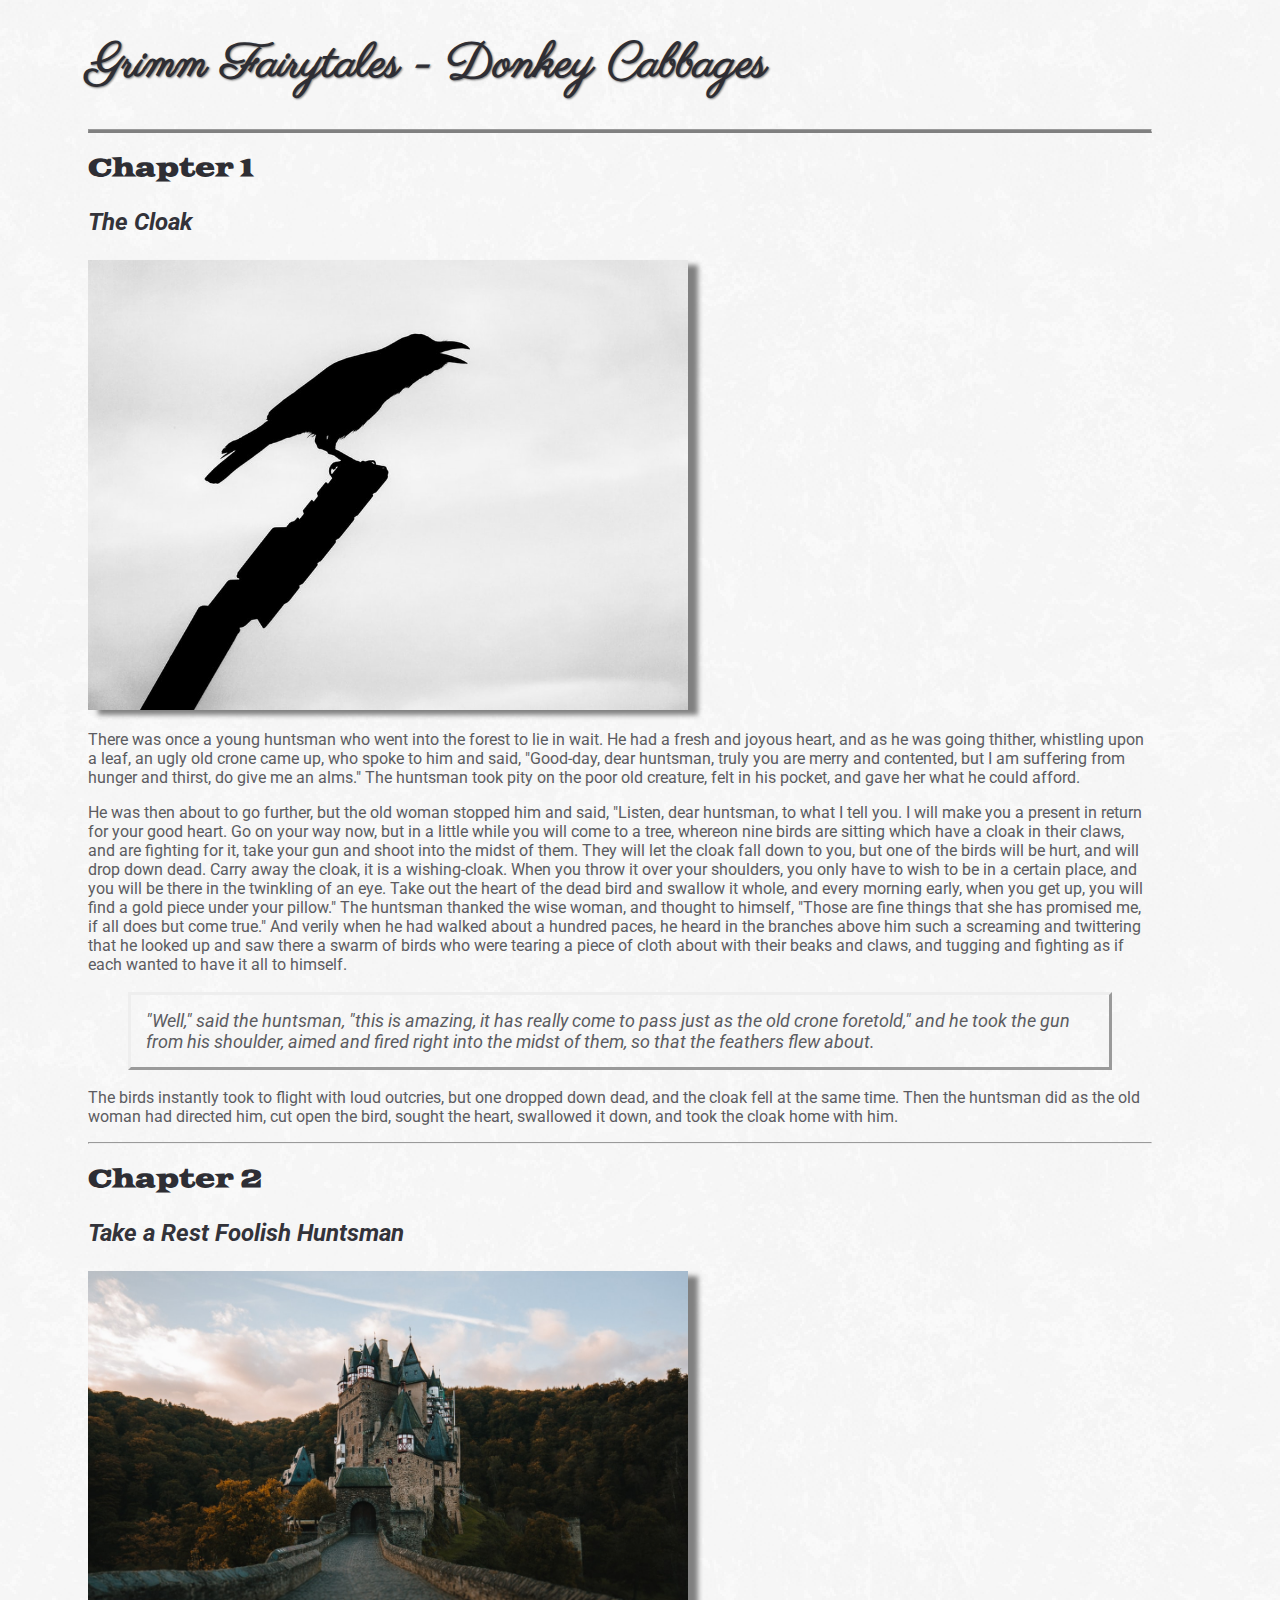
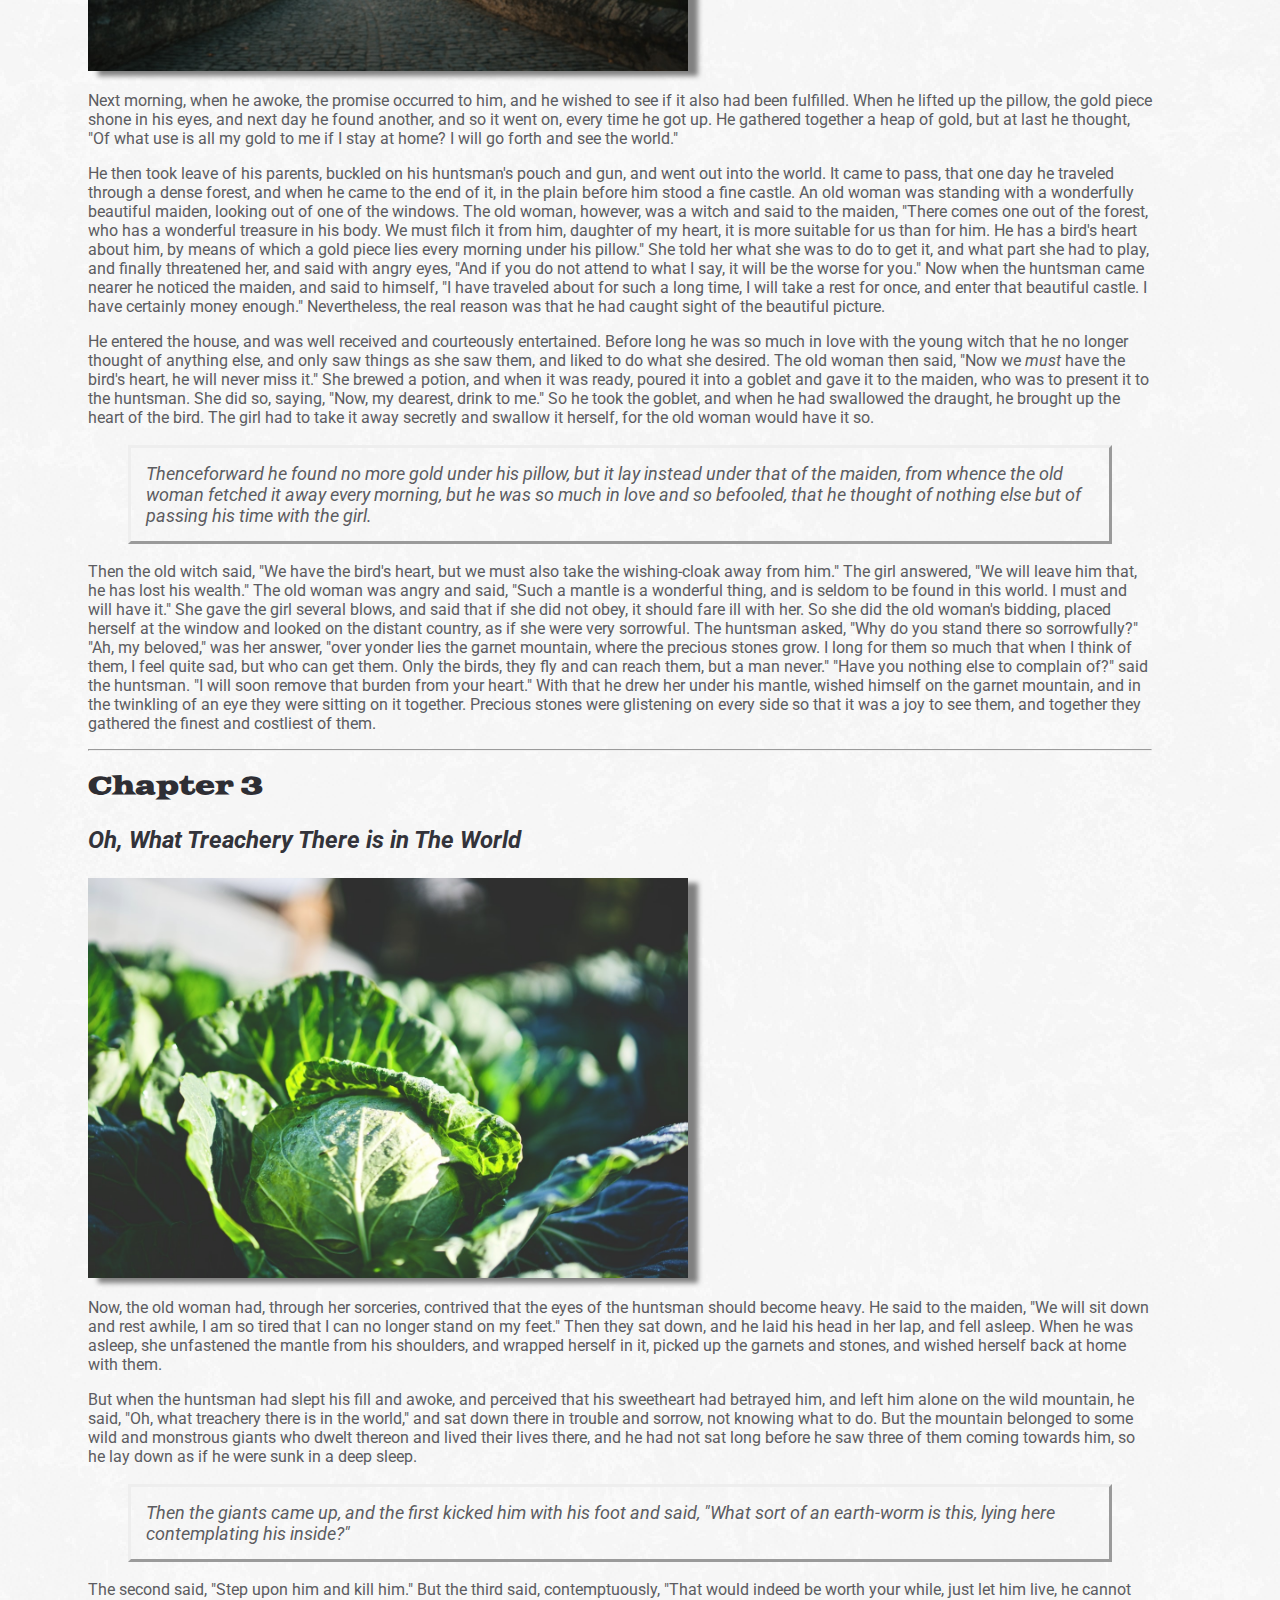
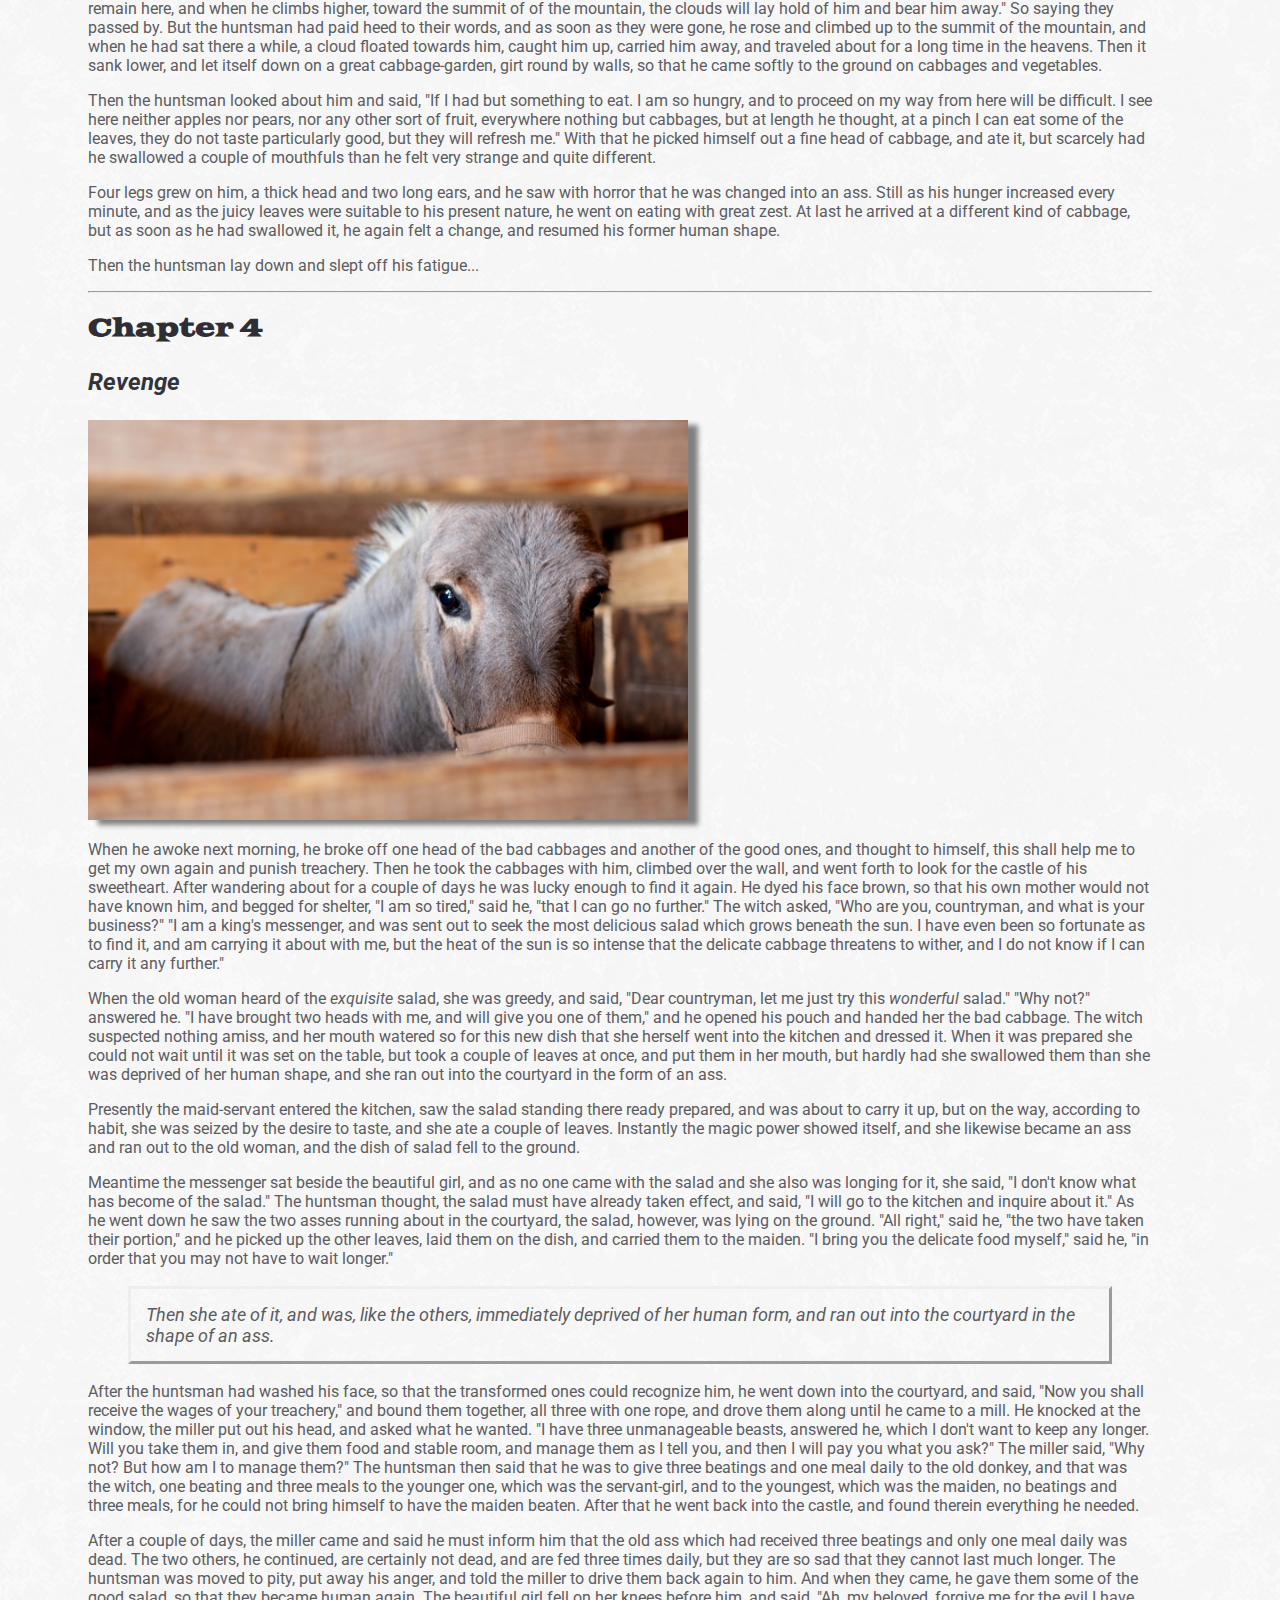
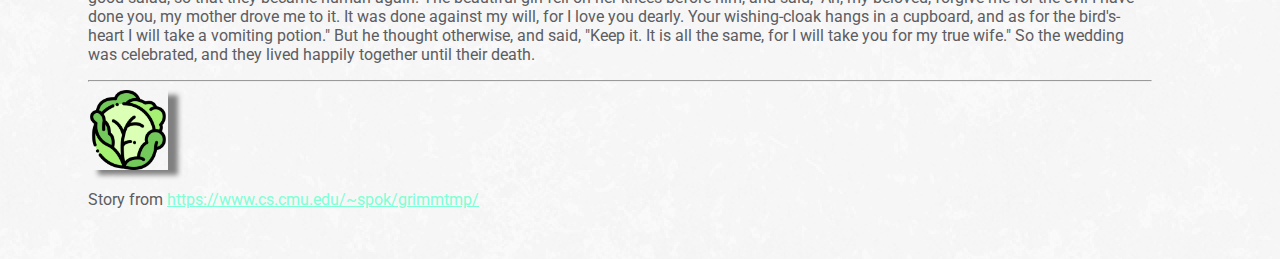
<file: index.html>
<!DOCTYPE html>
<html lang="en">
<head>
    <meta charset="UTF-8">
    <meta http-equiv="X-UA-Compatible" content="IE=edge">
    <meta name="viewport" content="width=device-width, initial-scale=1.0">
    <title>Donkey Cabbages | Grimm Fairytales</title>
    <link rel="shortcut icon" type="image/png" href="imgs/favicon.png"/>
    <!-- Stylesheet-->
    <link rel="stylesheet" href="styles/style.css">
    <!-- Fonts -->
    <link rel="preconnect" href="https://fonts.gstatic.com">
    <link href="https://fonts.googleapis.com/css2?family=Roboto&display=swap" rel="stylesheet">
    <link rel="preconnect" href="https://fonts.gstatic.com">
    <link href="https://fonts.googleapis.com/css2?family=Parisienne&display=swap" rel="stylesheet"> 
    <link rel="preconnect" href="https://fonts.gstatic.com">
    <link href="https://fonts.googleapis.com/css2?family=Goblin+One&display=swap" rel="stylesheet">
    
    

</head>
<body>
    <main>
        <header>
            <h1>Grimm Fairytales - Donkey Cabbages</h1>
        </header>
        <hr class ="heavy-weight">
        <h2>Chapter 1</h2>
        <h3>The Cloak</h3>
        <img src="imgs/crow.jpeg" width = "600px" alt = "image of creepy crow">
        <p> There was once a young huntsman who went into the forest to lie in
            wait. He had a fresh and joyous heart, and as he was going thither,
            whistling upon a leaf, an ugly old crone came up, who spoke to him
            and said, "Good-day, dear huntsman, truly you are merry and
            contented, but I am suffering from hunger and thirst, do give me an
            alms." The huntsman took pity on the poor old creature, felt in his
            pocket, and gave her what he could afford.</p>

        <p> He was then about to go further, but the old woman stopped him and
            said, "Listen, dear huntsman, to what I tell you.  I will make you a
            present in return for your good heart.  Go on your way now, but in a
            little while you will come to a tree, whereon nine birds are sitting
            which have a cloak in their claws, and are fighting for it, take your
            gun and shoot into the midst of them.  They will let the cloak fall
            down to you, but one of the birds will be hurt, and will drop down
            dead.  Carry away the cloak, it is a wishing-cloak.  When you throw
            it over your shoulders, you only have to wish to be in a certain
            place, and you will be there in the twinkling of an eye.  Take out
            the heart of the dead bird and swallow it whole, and every morning
            early, when you get up, you will find a gold piece under your
            pillow." The huntsman thanked the wise woman, and thought to himself,
            "Those are fine things that she has promised me, if all does but come
            true." And verily when he had walked about a hundred paces, he heard
            in the branches above him such a screaming and twittering that he
            looked up and saw there a swarm of birds who were tearing a piece of
            cloth about with their beaks and claws, and tugging and fighting as
            if each wanted to have it all to himself.  </p>
            
            <blockquote>
            <em>
            "Well," said the huntsman,
            "this is amazing, it has really come to pass just as the old crone
            foretold," and he took the gun from his shoulder, aimed and fired
            right into the midst of them, so that the feathers flew about. </em>
            </blockquote>

            <p> The birds instantly took to flight with loud outcries, but one dropped
            down dead, and the cloak fell at the same time.  Then the huntsman
            did as the old woman had directed him, cut open the bird, sought the
            heart, swallowed it down, and took the cloak home with him.
            </p>
            <hr>

            <h2>Chapter 2</h2>
            <h3>Take a Rest Foolish Huntsman</h3>
            <img src="imgs/castle.jpeg" width="600px" alt="image of an old German castle">
            <p> Next morning, when he awoke, the promise occurred to him, and he
                wished to see if it also had been fulfilled.  When he lifted up the
                pillow, the gold piece shone in his eyes, and next day he found
                another, and so it went on, every time he got up.  He gathered
                together a heap of gold, but at last he thought, "Of what use is all
                my gold to me if I stay at home?  I will go forth and see the world."</p>
            <p>
                He then took leave of his parents, buckled on his huntsman's pouch
                and gun, and went out into the world.  It came to pass, that one day
                he traveled through a dense forest, and when he came to the end of
                it, in the plain before him stood a fine castle.  An old woman was
                standing with a wonderfully beautiful maiden, looking out of one of
                the windows.  The old woman, however, was a witch and said to the
                maiden, "There comes one out of the forest, who has a wonderful
                treasure in his body.  We must filch it from him, daughter of my
                heart, it is more suitable for us than for him.  He has a bird's
                heart about him, by means of which a gold piece lies every morning
                under his pillow." She told her what she was to do to get it, and
                what part she had to play, and finally threatened her, and said with
                angry eyes, "And if you do not attend to what I say, it will be the
                worse for you." Now when the huntsman came nearer he noticed the
                maiden, and said to himself, "I have traveled about for such a long
                time, I will take a rest for once, and enter that beautiful castle.
                I have certainly money enough." Nevertheless, the real reason was
                that he had caught sight of the beautiful picture.
            </p>
            <p>He entered the house, and was well received and courteously
                entertained. Before long he was so much in love with the young witch
                that he no longer thought of anything else, and only saw things as
                she saw them, and liked to do what she desired. The old woman then
                said, "Now we <em>must</em> have the bird's heart, he will never miss it." She
                brewed a potion, and when it was ready, poured it into a goblet and
                gave it to the maiden, who was to present it to the huntsman. She
                did so, saying, "Now, my dearest, drink to me." So he took the goblet, and when he had swallowed the draught, he
                brought up the heart of the bird.  The girl had to take it away
                secretly and swallow it herself, for the old woman would have it so.

            </p>


        <blockquote>
            <em>
                Thenceforward he found no more gold under his pillow, but it lay
                instead under that of the maiden, from whence the old woman fetched
                it away every morning, but he was so much in love and so befooled,
                that he thought of nothing else but of passing his time with the
                girl.
            </em>
        </blockquote>


            <p>
            Then the old witch said, "We have the bird's heart, but we must also
            take the wishing-cloak away from him." The girl answered, "We will
            leave him that, he has lost his wealth." The old woman was angry and
            said, "Such a mantle is a wonderful thing, and is seldom to be found
            in this world.  I must and will have it." She gave the girl several
            blows, and said that if she did not obey, it should fare ill with
            her. So she did the old woman's bidding, placed herself at the
            window and looked on the distant country, as if she were very
            sorrowful.  The huntsman asked, "Why do you stand there so
            sorrowfully?" "Ah, my beloved," was her answer, "over yonder lies the
            garnet mountain, where the precious stones grow.  I long for them so
            much that when I think of them, I feel quite sad, but who can get
            them.  Only the birds, they fly and can reach them, but a man never."
            "Have you nothing else to complain of?" said the huntsman.  "I will
            soon remove that burden from your heart." With that he drew her under
            his mantle, wished himself on the garnet mountain, and in the
            twinkling of an eye they were sitting on it together.  Precious
            stones were glistening on every side so that it was a joy to see
            them, and together they gathered the finest and costliest of them.
            </p>
            <hr>

            <h2>Chapter 3</h2>
            <h3>Oh, What Treachery There is in The World</h3>
            <img src="imgs/cabbage.jpeg" alt="Picture of cabbage" width = "600px">
            <p>
                Now, the old woman had, through her sorceries, contrived that the
                eyes of the huntsman should become heavy. He said to the maiden, "We
                will sit down and rest awhile, I am so tired that I can no longer
                stand on my feet." Then they sat down, and he laid his head in her
                lap, and fell asleep. When he was asleep, she unfastened the mantle
                from his shoulders, and wrapped herself in it, picked up the garnets
                and stones, and wished herself back at home with them. 
            </p>

            <p>
            But when the huntsman had slept his fill and awoke, and perceived
            that his sweetheart had betrayed him, and left him alone on the wild
            mountain, he said, "Oh, what treachery there is in the world," and
            sat down there in trouble and sorrow, not knowing what to do.  But
            the mountain belonged to some wild and monstrous giants who dwelt
            thereon and lived their lives there, and he had not sat long before
            he saw three of them coming towards him, so he lay down as if he were
            sunk in a deep sleep.
            </p>
        
            <blockquote>
                <em>
            Then the giants came up, and the first kicked him with his foot and
            said, "What sort of an <em>earth-worm</em> is this, lying here contemplating
            his inside?"
                </em>
            </blockquote>
   

            <p>
            The second said, "Step upon him and kill him." But the
            third said, contemptuously, "That would indeed be worth your while,
            just let him live, he cannot remain here, and when he climbs higher,
            toward the summit of of the mountain, the clouds will lay hold of him
            and bear him away." So saying they passed by.  But the huntsman had
            paid heed to their words, and as soon as they were gone, he rose and
            climbed up to the summit of the mountain, and when he had sat there a
            while, a cloud floated towards him, caught him up, carried him away,
            and traveled about for a long time in the heavens.  Then it sank
            lower, and let itself down on a great cabbage-garden, girt round by
            walls, so that he came softly to the ground on cabbages and
            vegetables.

            </p>
            <p>

            Then the huntsman looked about him and said, "If I had but something
            to eat.  I am so hungry, and to proceed on my way from here will be
            difficult.  I see here neither apples nor pears, nor any other sort
            of fruit, everywhere nothing but cabbages, but at length he thought,
            at a pinch I can eat some of the leaves, they do not taste
            particularly good, but they will refresh me." With that he picked
            himself out a fine head of cabbage, and ate it, but scarcely had he
            swallowed a couple of mouthfuls than he felt very strange and quite
            different.
            </p>
            <p>
            Four legs grew on him, a thick head and two long ears, and he saw
            with horror that he was changed into an ass.  Still as his hunger
            increased every minute, and as the juicy leaves were suitable to his
            present nature, he went on eating with great zest.  At last he
            arrived at a different kind of cabbage, but as soon as he had
            swallowed it, he again felt a change, and resumed his former human
            shape.
            </p>
            <p>
                Then the huntsman lay down and slept off his fatigue...
            </p>
            <hr>
            <h2>Chapter 4</h2>
            <h3>Revenge</h3>
            <img src="imgs/sad-donkey.jpeg" alt="sad looking donkey in stable" width = "600px">
            <p>
            When he awoke
            next morning, he broke off one head of the bad cabbages and another
            of the good ones, and thought to himself, this shall help me to get
            my own again and punish treachery.  Then he took the cabbages with
            him, climbed over the wall, and went forth to look for the castle of
            his sweetheart.  After wandering about for a couple of days he was
            lucky enough to find it again.  He dyed his face brown, so that his
            own mother would not have known him, and begged for shelter, "I am so
            tired," said he, "that I can go no further." The witch asked, "Who
            are you, countryman, and what is your business?" "I am a king's
            messenger, and was sent out to seek the most delicious salad which
            grows beneath the sun.  I have even been so fortunate as to find it,
            and am carrying it about with me, but the heat of the sun is so
            intense that the delicate cabbage threatens to wither, and I do not
            know if I can carry it any further."
            </p>
            <p>

        When the old woman heard of the <em>exquisite</em> salad, she was greedy, and
        said, "Dear countryman, let me just try this <em>wonderful</em> salad." "Why
        not?" answered he.  "I have brought two heads with me, and will give
        you one of them," and he opened his pouch and handed her the bad
        cabbage.  The witch suspected nothing amiss, and her mouth watered so
        for this new dish that she herself went into the kitchen and dressed
        it.  When it was prepared she could not wait until it was set on the
        table, but took a couple of leaves at once, and put them in her
        mouth, but hardly had she swallowed them than she was deprived of her
        human shape, and she ran out into the courtyard in the form of an
        ass.
            </p>
        <p>
        Presently the maid-servant entered the kitchen, saw the salad
        standing there ready prepared, and was about to carry it up, but on
        the way, according to habit, she was seized by the desire to taste,
        and she ate a couple of leaves.  Instantly the magic power showed
        itself, and she likewise became an ass and ran out to the old woman,
        and the dish of salad fell to the ground.
            </p>
        <p>
        Meantime the messenger sat beside the beautiful girl, and as no one
        came with the salad and she also was longing for it, she said, "I
        don't know what has become of the salad." The huntsman thought, the
        salad must have already taken effect, and said, "I will go to the
        kitchen and inquire about it." As he went down he saw the two asses
        running about in the courtyard, the salad, however, was lying on the
        ground. "All right," said he, "the two have taken their portion," and
        he picked up the other leaves, laid them on the dish, and carried
        them to the maiden.  "I bring you the delicate food myself," said he,
        "in order that you may not have to wait longer." 
            </p>
            <blockquote>
                <em>Then she ate of it,
                and was, like the others, immediately deprived of her human form, and
                ran out into the courtyard in the shape of an ass.
                </em>
                </blockquote>
            <p>
            After the huntsman had washed his face, so that the transformed ones
            could recognize him, he went down into the courtyard, and said, "Now
            you shall receive the wages of your treachery," and bound them
            together, all three with one rope, and drove them along until he came
            to a mill.  He knocked at the window, the miller put out his head,
            and asked what he wanted.  "I have three unmanageable beasts,
            answered he, which I don't want to keep any longer.  Will you take
            them in, and give them food and stable room, and manage them as I
            tell you, and then I will pay you what you ask?" The miller said,
            "Why not?  But how am I to manage them?" The huntsman then said that
            he was to give three beatings and one meal daily to the old donkey,
            and that was the witch, one beating and three meals to the younger
            one, which was the servant-girl, and to the youngest, which was the
            maiden, no beatings and three meals, for he could not bring himself
            to have the maiden beaten. After that he went back into the castle,
            and found therein everything he needed.
            </p>

            <p>

            After a couple of days, the miller came and said he must inform him
            that the old ass which had received three beatings and only one meal
            daily was dead.  The two others, he continued, are certainly not
            dead, and are fed three times daily, but they are so sad that they
            cannot last much longer.  The huntsman was moved to pity, put away
            his anger, and told the miller to drive them back again to him.  And
            when they came, he gave them some of the good salad, so that they
            became human again.  The beautiful girl fell on her knees before him,
            and said, "Ah, my beloved, forgive me for the evil I have done you,
            my mother drove me to it.  It was done against my will, for I love
            you dearly.  Your wishing-cloak hangs in a cupboard, and as for the
            bird's-heart I will take a vomiting potion." But he thought
            otherwise, and said, "Keep it.  It is all the same, for I will take
            you for my true wife." So the wedding was celebrated, and they lived
            happily together until their death.
            </p>

            <hr>
    <footer>
        <img src="imgs/favicon.png" alt ="image of cabbage" width = "80px">
        <p>Story from <a href="https://www.cs.cmu.edu/~spok/grimmtmp/">https://www.cs.cmu.edu/~spok/grimmtmp/</a></p>
    
    </footer>
    </main>
</body>
</html>
</file>
<file: styles/style.css>
body {
    /* Background pattern from Toptal Subtle Patterns */
    background-image: url("white-wall.png");
    background-repeat: repeat;
    color: #33333a;
    
}

main {
    margin: 30px 120px 50px 80px;
    font-family: 'Roboto', sans-serif;
    font-size: 16px;
    

}

h1 {
    font-family:'Parisienne', cursive;
    font-size: 48px;
    text-shadow: 1px 1px 2px grey;
    color: #2e2e34;
}

h2 {
    font-family: 'Goblin One', cursive;
    color: #2e2e34;
}

h3 {
    font-size: 24px;
    font-weight: bold;
    font-style: italic;
}

p {
    color: #5c5c61
}

blockquote {
    border-style: outset;
    padding: 15px;
    color: #5c5c61;
    font-size: 18px;
}

hr.heavy-weight {
    border-bottom: 3px solid grey;
}

img {
    box-shadow: 10px 5px 5px grey;
}


a:link {
    color:aquamarine;
}
a:visited {
    color:green;
}

a:hover {
    color: royalblue;
}
</file>
